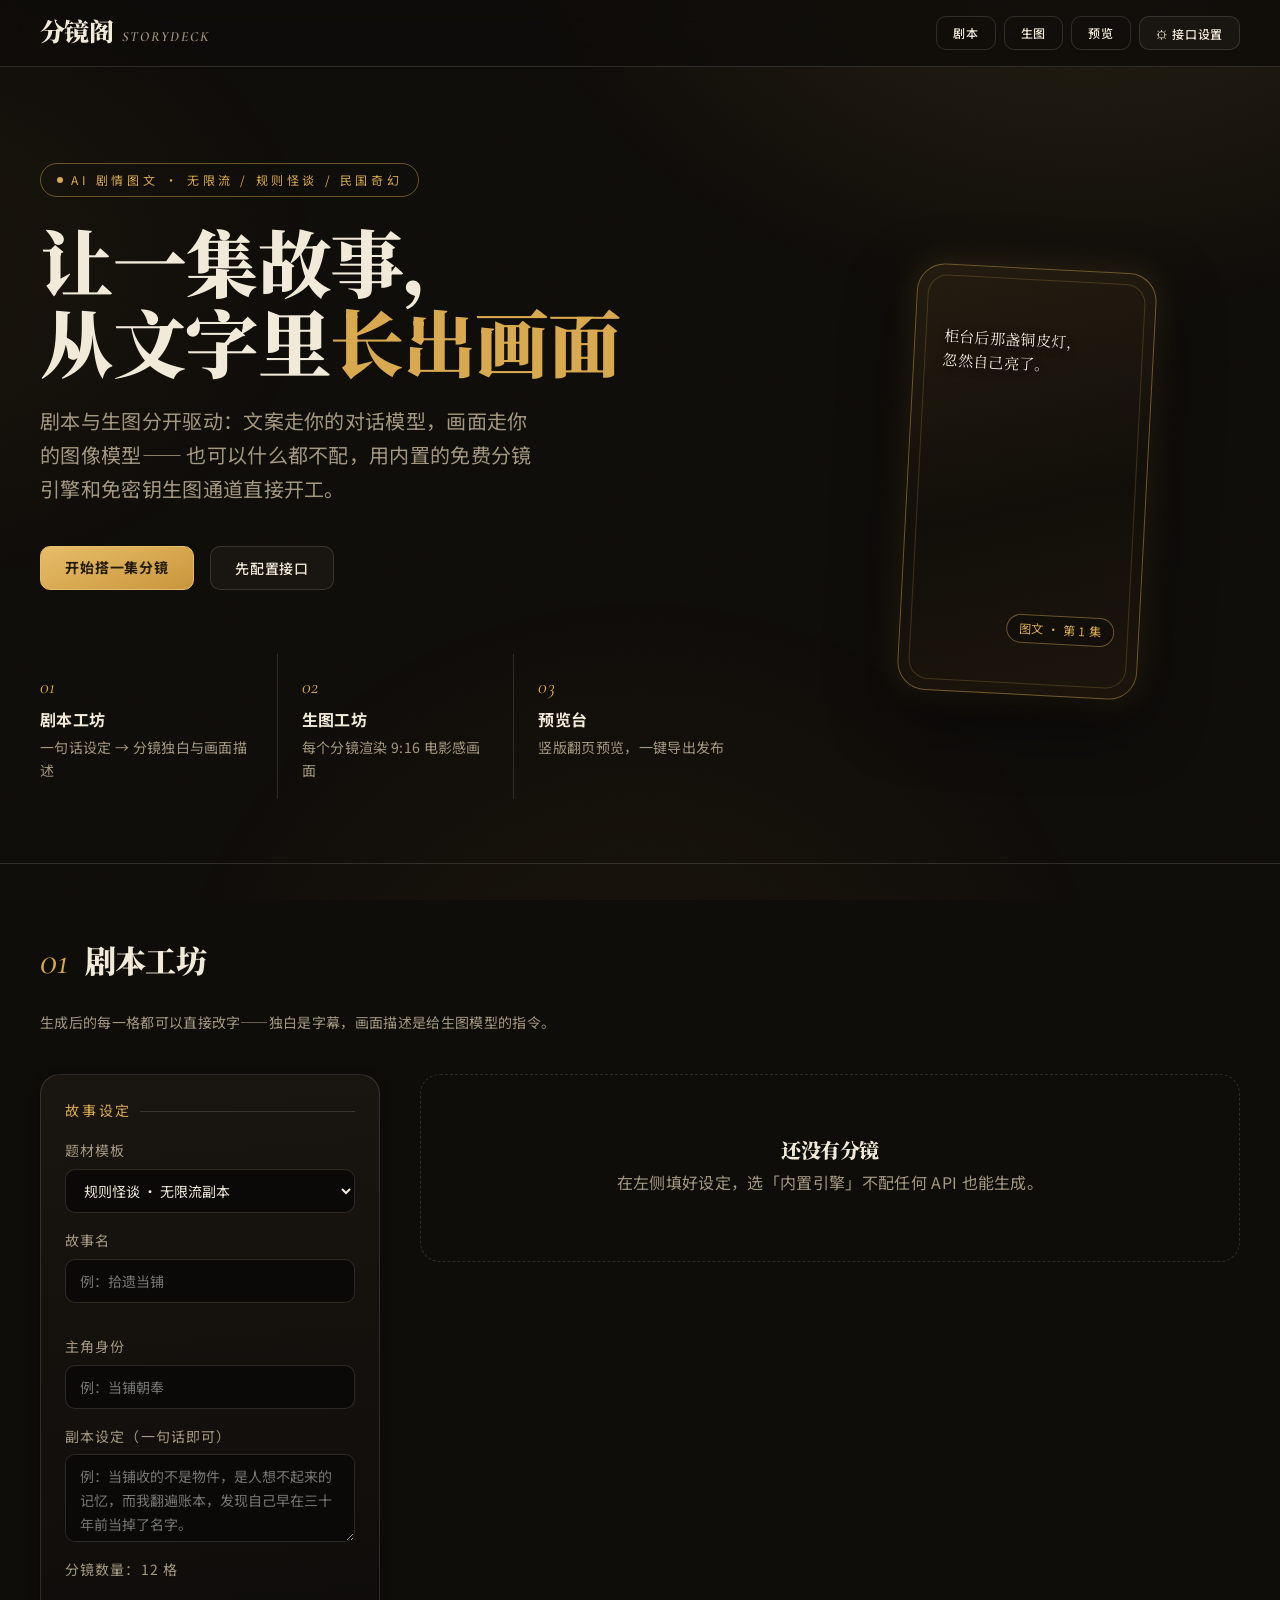
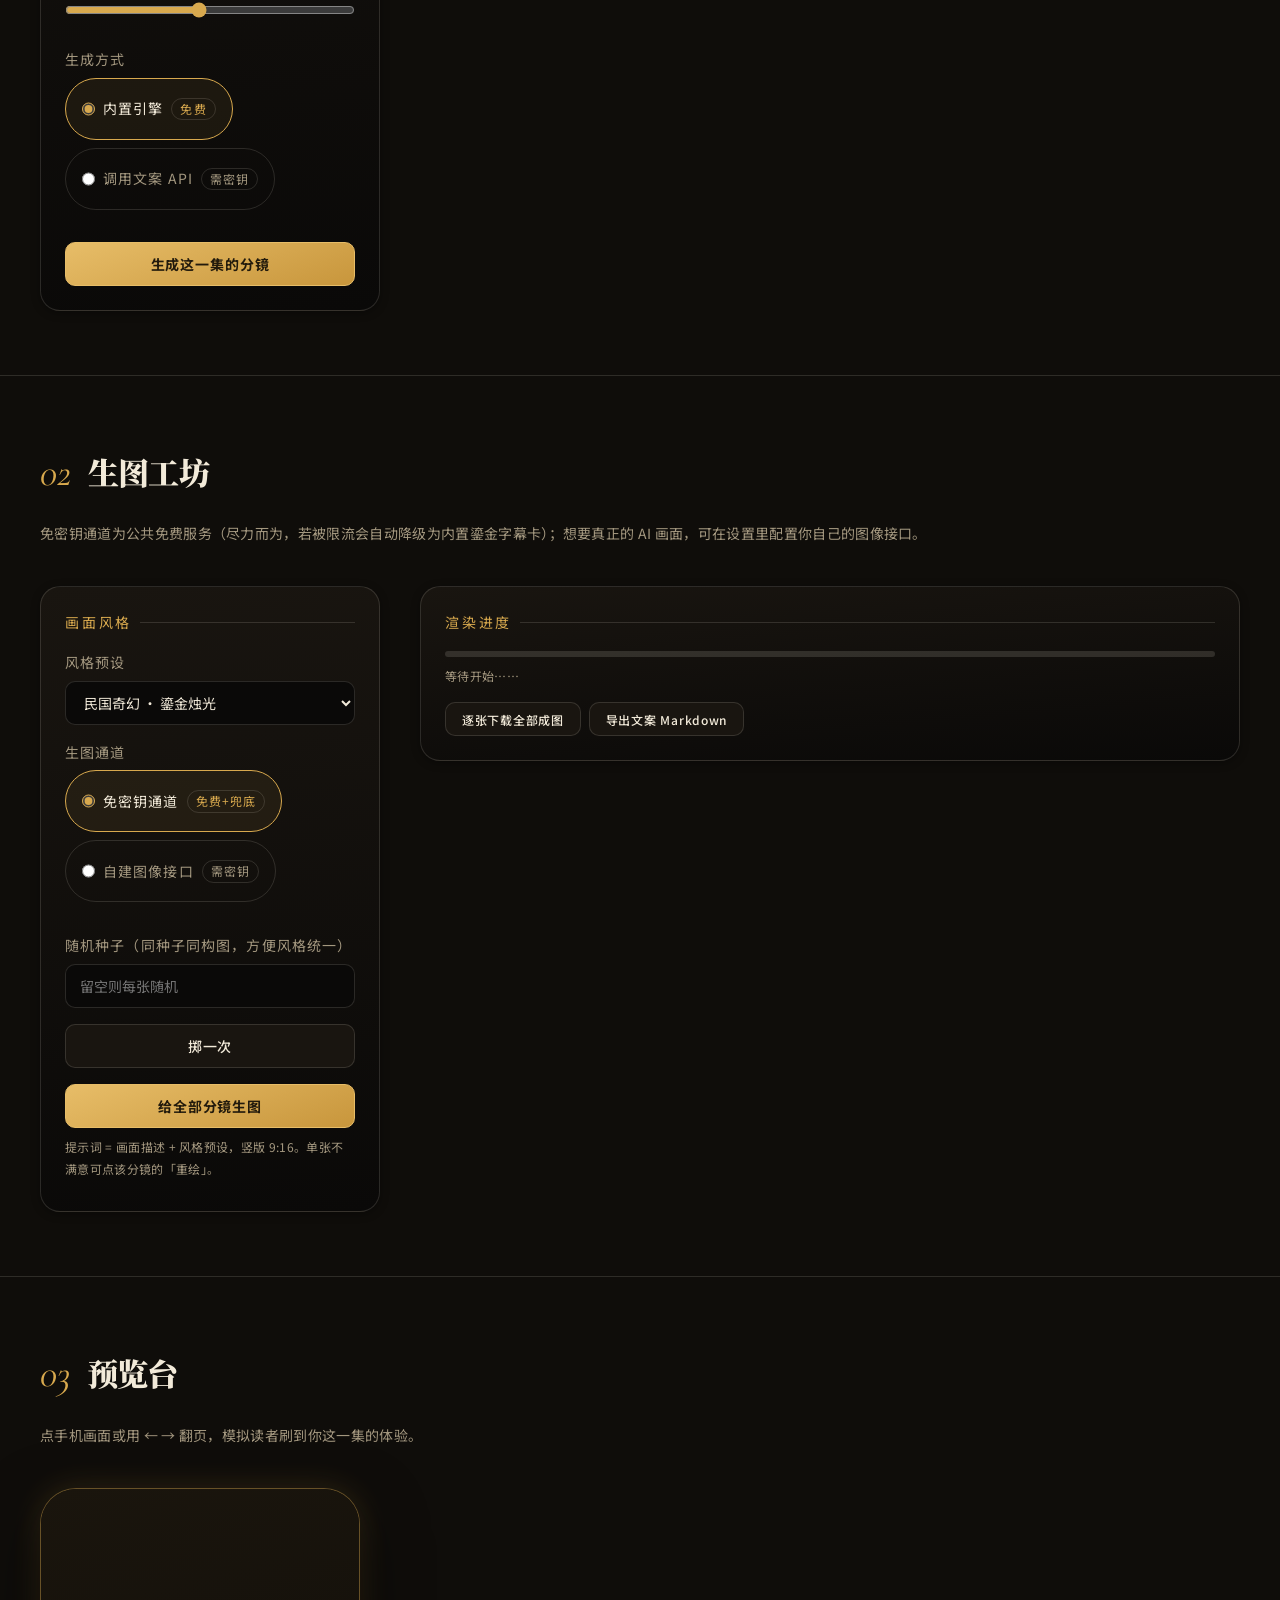
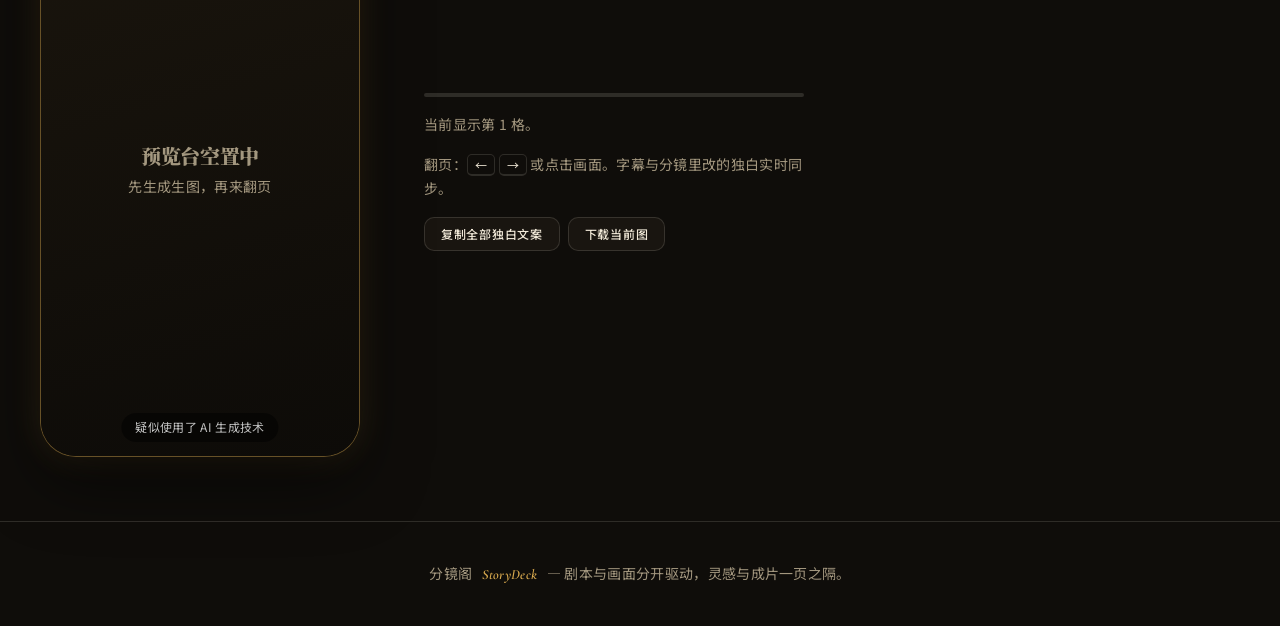
<file: index.html>
<!DOCTYPE html>
<html lang="zh-CN">
<head>
  <meta charset="UTF-8" />
  <meta name="viewport" content="width=device-width, initial-scale=1.0" />
  <title>分镜阁 StoryDeck · AI 剧情图文工作台</title>
  <meta name="description" content="把一个故事灵感拆成分镜文案，再用 AI 生成长图，像刷抖音一样预览你的剧情图文。" />
  <link rel="preconnect" href="https://fonts.googleapis.com" />
  <link rel="preconnect" href="https://fonts.gstatic.com" crossorigin />
  <link href="https://fonts.googleapis.com/css2?family=Cormorant+Garamond:ital,wght@1,600&family=Noto+Sans+SC:wght@400;500;700&family=Noto+Serif+SC:wght@600;900&display=swap" rel="stylesheet" />
  <link rel="stylesheet" href="styles/tokens.css" />
  <link rel="stylesheet" href="styles/base.css" />
  <link rel="stylesheet" href="styles/components.css" />
  <link rel="icon" href="data:image/svg+xml,%3Csvg xmlns='http://www.w3.org/2000/svg' viewBox='0 0 32 32'%3E%3Crect width='32' height='32' rx='7' fill='%230f0d0a'/%3E%3Ctext x='16' y='23' font-size='18' text-anchor='middle' fill='%23d8a94e' font-family='serif'%3E阁%3C/text%3E%3C/svg%3E" />
</head>
<body>

  <!-- ================= 页头 ================= -->
  <header class="site-header">
    <div class="brand">
      <span class="brand-name display">分镜阁</span>
      <span class="brand-en latin">STORYDECK</span>
    </div>
    <nav class="header-actions" aria-label="主导航">
      <a class="btn btn-ghost btn-sm" href="#stage-script">剧本</a>
      <a class="btn btn-ghost btn-sm" href="#stage-image">生图</a>
      <a class="btn btn-ghost btn-sm" href="#stage-preview">预览</a>
      <button class="btn btn-sm" id="btn-open-settings" type="button">⚙ 接口设置</button>
    </nav>
  </header>

  <main>
    <!-- ================= 首屏 ================= -->
    <section class="hero">
      <div>
        <span class="hero-kicker reveal">AI 剧情图文 · 无限流 / 规则怪谈 / 民国奇幻</span>
        <h1 class="reveal">让一集故事，<br />从文字里<em>长出画面</em></h1>
        <p class="hero-sub reveal">
          剧本与生图分开驱动：文案走你的对话模型，画面走你的图像模型——
          也可以什么都不配，用内置的免费分镜引擎和免密钥生图通道直接开工。
        </p>
        <div class="hero-actions reveal">
          <a class="btn btn-gold" href="#stage-script">开始搭一集分镜</a>
          <button class="btn" id="btn-hero-settings" type="button">先配置接口</button>
        </div>
        <div class="pipeline reveal" aria-label="工作流程">
          <div class="pipeline-step">
            <span class="pipeline-num">01</span>
            <div class="pipeline-title">剧本工坊</div>
            <div class="pipeline-desc">一句话设定 → 分镜独白与画面描述</div>
          </div>
          <div class="pipeline-step">
            <span class="pipeline-num">02</span>
            <div class="pipeline-title">生图工坊</div>
            <div class="pipeline-desc">每个分镜渲染 9:16 电影感画面</div>
          </div>
          <div class="pipeline-step">
            <span class="pipeline-num">03</span>
            <div class="pipeline-title">预览台</div>
            <div class="pipeline-desc">竖版翻页预览，一键导出发布</div>
          </div>
        </div>
      </div>
      <div class="hero-visual reveal" aria-hidden="true">
        <div class="phone-mini">
          <div class="mini-glow"></div>
          <div class="frame-line"></div>
          <p class="mini-caption">柜台后那盏铜皮灯，<br />忽然自己亮了。</p>
          <span class="mini-badge">图文 · 第 1 集</span>
        </div>
      </div>
    </section>

    <!-- ================= 01 剧本工坊 ================= -->
    <section class="stage" id="stage-script">
      <div class="stage-head">
        <span class="stage-index" aria-hidden="true">01</span>
        <h2 class="stage-title">剧本工坊</h2>
        <span class="stage-hint">生成后的每一格都可以直接改字——独白是字幕，画面描述是给生图模型的指令。</span>
      </div>
      <div class="workbench">
        <form class="panel" id="script-form">
          <div class="panel-title">故事设定</div>
          <div class="field">
            <label for="f-genre">题材模板</label>
            <select id="f-genre">
              <option value="guize">规则怪谈 · 无限流副本</option>
              <option value="minguo">民国奇幻 · 深夜当铺</option>
              <option value="fuchou">悬疑复仇 · 逆袭爽文</option>
            </select>
          </div>
          <div class="field-row">
            <div class="field">
              <label for="f-title">故事名</label>
              <input id="f-title" type="text" placeholder="例：拾遗当铺" maxlength="12" />
            </div>
            <div class="field">
              <label for="f-role">主角身份</label>
              <input id="f-role" type="text" placeholder="例：当铺朝奉" maxlength="12" />
            </div>
          </div>
          <div class="field">
            <label for="f-premise">副本设定（一句话即可）</label>
            <textarea id="f-premise" placeholder="例：当铺收的不是物件，是人想不起来的记忆，而我翻遍账本，发现自己早在三十年前当掉了名字。"></textarea>
          </div>
          <div class="field">
            <label for="f-count">分镜数量：<output id="f-count-out">12</output> 格</label>
            <input id="f-count" type="range" min="6" max="19" value="12" />
          </div>
          <div class="field">
            <label>生成方式</label>
            <div class="radio-row">
              <label class="radio-chip"><input type="radio" name="script-mode" value="builtin" checked /> 内置引擎 <span class="chip-tag">免费</span></label>
              <label class="radio-chip"><input type="radio" name="script-mode" value="api" /> 调用文案 API <span class="chip-tag">需密钥</span></label>
            </div>
          </div>
          <button class="btn btn-gold" type="submit" id="btn-gen-script" style="width:100%">生成这一集的分镜</button>
        </form>

        <div class="shot-list" id="shot-list">
          <div class="empty-state" id="shot-empty">
            <p class="display">还没有分镜</p>
            <p>在左侧填好设定，选「内置引擎」不配任何 API 也能生成。</p>
          </div>
        </div>
      </div>
    </section>

    <!-- ================= 02 生图工坊 ================= -->
    <section class="stage" id="stage-image">
      <div class="stage-head">
        <span class="stage-index" aria-hidden="true">02</span>
        <h2 class="stage-title">生图工坊</h2>
        <span class="stage-hint">免密钥通道为公共免费服务（尽力而为，若被限流会自动降级为内置鎏金字幕卡）；想要真正的 AI 画面，可在设置里配置你自己的图像接口。</span>
      </div>
      <div class="workbench">
        <form class="panel" id="image-form">
          <div class="panel-title">画面风格</div>
          <div class="field">
            <label for="f-style">风格预设</label>
            <select id="f-style">
              <option value="minguo-fantasy">民国奇幻 · 鎏金烛光</option>
              <option value="cinematic">电影写实 · 冷调悬疑</option>
              <option value="noir">暗黑惊悚 · 高对比</option>
              <option value="guofeng">国风志怪 · 水墨幻境</option>
            </select>
          </div>
          <div class="field">
            <label>生图通道</label>
            <div class="radio-row">
              <label class="radio-chip"><input type="radio" name="image-mode" value="free" checked /> 免密钥通道 <span class="chip-tag">免费+兜底</span></label>
              <label class="radio-chip"><input type="radio" name="image-mode" value="custom" /> 自建图像接口 <span class="chip-tag">需密钥</span></label>
            </div>
          </div>
          <div class="field">
            <label for="f-seed">随机种子（同种子同构图，方便风格统一）</label>
            <div class="field-row">
              <input id="f-seed" type="number" min="0" max="999999" placeholder="留空则每张随机" />
              <button class="btn" type="button" id="btn-roll-seed">掷一次</button>
            </div>
          </div>
          <button class="btn btn-gold" type="submit" id="btn-gen-images" style="width:100%">给全部分镜生图</button>
          <p class="api-note">提示词 = 画面描述 + 风格预设，竖版 9:16。单张不满意可点该分镜的「重绘」。</p>
        </form>

        <div class="panel">
          <div class="panel-title">渲染进度</div>
          <div class="field" style="margin-bottom:0">
            <div class="progress-track" style="height:6px;border-radius:999px;background:var(--color-border);overflow:hidden">
              <div class="progress-fill" id="img-progress" style="height:100%;width:0;background:linear-gradient(90deg,#c8963c,#f0c46a);transition:width var(--dur-base) var(--ease-out)"></div>
            </div>
          </div>
          <p class="api-note" id="img-progress-text">等待开始……</p>
          <div class="shot-foot" style="margin-top:var(--space-3)">
            <button class="btn btn-sm" type="button" id="btn-download-all">逐张下载全部成图</button>
            <button class="btn btn-sm" type="button" id="btn-export-md">导出文案 Markdown</button>
          </div>
        </div>
      </div>
    </section>

    <!-- ================= 03 预览台 ================= -->
    <section class="stage" id="stage-preview">
      <div class="stage-head">
        <span class="stage-index" aria-hidden="true">03</span>
        <h2 class="stage-title">预览台</h2>
        <span class="stage-hint">点手机画面或用 ← → 翻页，模拟读者刷到你这一集的体验。</span>
      </div>
      <div class="preview-bench">
        <div class="phone-frame" id="phone-frame" role="button" tabindex="0" aria-label="预览画面，点击翻页">
          <div class="pf-placeholder" id="pf-placeholder">
            <span class="display" style="font-size:var(--text-lg)">预览台空置中</span>
            <span>先生成生图，再来翻页</span>
          </div>
          <img id="pf-img" alt="分镜预览" hidden />
          <p class="phone-caption" id="pf-caption"></p>
          <span class="phone-page" id="pf-page" hidden>1 / 1</span>
          <span class="phone-ai-badge">疑似使用了 AI 生成技术</span>
        </div>
        <div class="preview-side">
          <div class="progress-track"><div class="progress-fill" id="preview-progress"></div></div>
          <p class="preview-tip" id="preview-tip">当前显示第 1 格。</p>
          <p class="preview-tip">翻页：<span class="kbd">←</span> <span class="kbd">→</span> 或点击画面。字幕与分镜里改的独白实时同步。</p>
          <div class="shot-foot">
            <button class="btn btn-sm" type="button" id="btn-copy-captions">复制全部独白文案</button>
            <button class="btn btn-sm" type="button" id="btn-download-current">下载当前图</button>
          </div>
        </div>
      </div>
    </section>
  </main>

  <!-- ================= 设置弹层 ================= -->
  <dialog class="settings-dialog" id="settings-dialog" aria-labelledby="settings-title">
    <div class="dialog-head">
      <h2 id="settings-title">接口设置</h2>
      <button class="btn btn-sm btn-ghost" type="button" id="btn-close-settings">关闭 ✕</button>
    </div>

    <fieldset class="api-group">
      <legend>文案 API · 对话模型</legend>
      <p class="api-note">任何 OpenAI 兼容接口均可（DeepSeek / 硅基流动 / 智谱等）。密钥只保存在你浏览器的 localStorage，不会上传。</p>
      <div class="field-row">
        <div class="field">
          <label for="s-text-url">接口地址 Base URL</label>
          <input id="s-text-url" type="url" placeholder="https://api.deepseek.com/v1" />
        </div>
        <div class="field">
          <label for="s-text-model">模型名</label>
          <input id="s-text-model" type="text" placeholder="deepseek-chat" />
        </div>
      </div>
      <div class="field">
        <label for="s-text-key">API Key</label>
        <input id="s-text-key" type="password" placeholder="sk-…" autocomplete="off" />
      </div>
    </fieldset>

    <fieldset class="api-group">
      <legend>生图 API · 图像模型</legend>
      <div class="radio-row">
        <label class="radio-chip"><input type="radio" name="img-provider" value="free" checked /> 免密钥通道 <span class="chip-tag">Pollinations</span></label>
        <label class="radio-chip"><input type="radio" name="img-provider" value="custom" /> 自建 OpenAI 兼容接口</label>
      </div>
      <div id="custom-img-fields">
        <div class="field-row">
          <div class="field">
            <label for="s-img-url">接口地址 Base URL</label>
            <input id="s-img-url" type="url" placeholder="https://api.siliconflow.cn/v1" />
          </div>
          <div class="field">
            <label for="s-img-model">模型名</label>
            <input id="s-img-model" type="text" placeholder="Kwai-Kolors/Kolors" />
          </div>
        </div>
        <div class="field">
          <label for="s-img-key">API Key</label>
          <input id="s-img-key" type="password" placeholder="sk-…" autocomplete="off" />
        </div>
        <p class="api-note">注意：自建接口需允许浏览器跨域（CORS），否则请求会被拦截。</p>
      </div>
    </fieldset>

    <div class="dialog-foot">
      <button class="btn" type="button" id="btn-clear-settings">清空配置</button>
      <button class="btn btn-gold" type="button" id="btn-save-settings">保存设置</button>
    </div>
  </dialog>

  <div class="toast-wrap" id="toast-wrap" aria-live="polite"></div>

  <footer class="site-footer">
    <p>分镜阁 <span class="latin">StoryDeck</span> — 剧本与画面分开驱动，灵感与成片一页之隔。</p>
  </footer>

  <script src="scripts/main.js"></script>
</body>
</html>
</file>
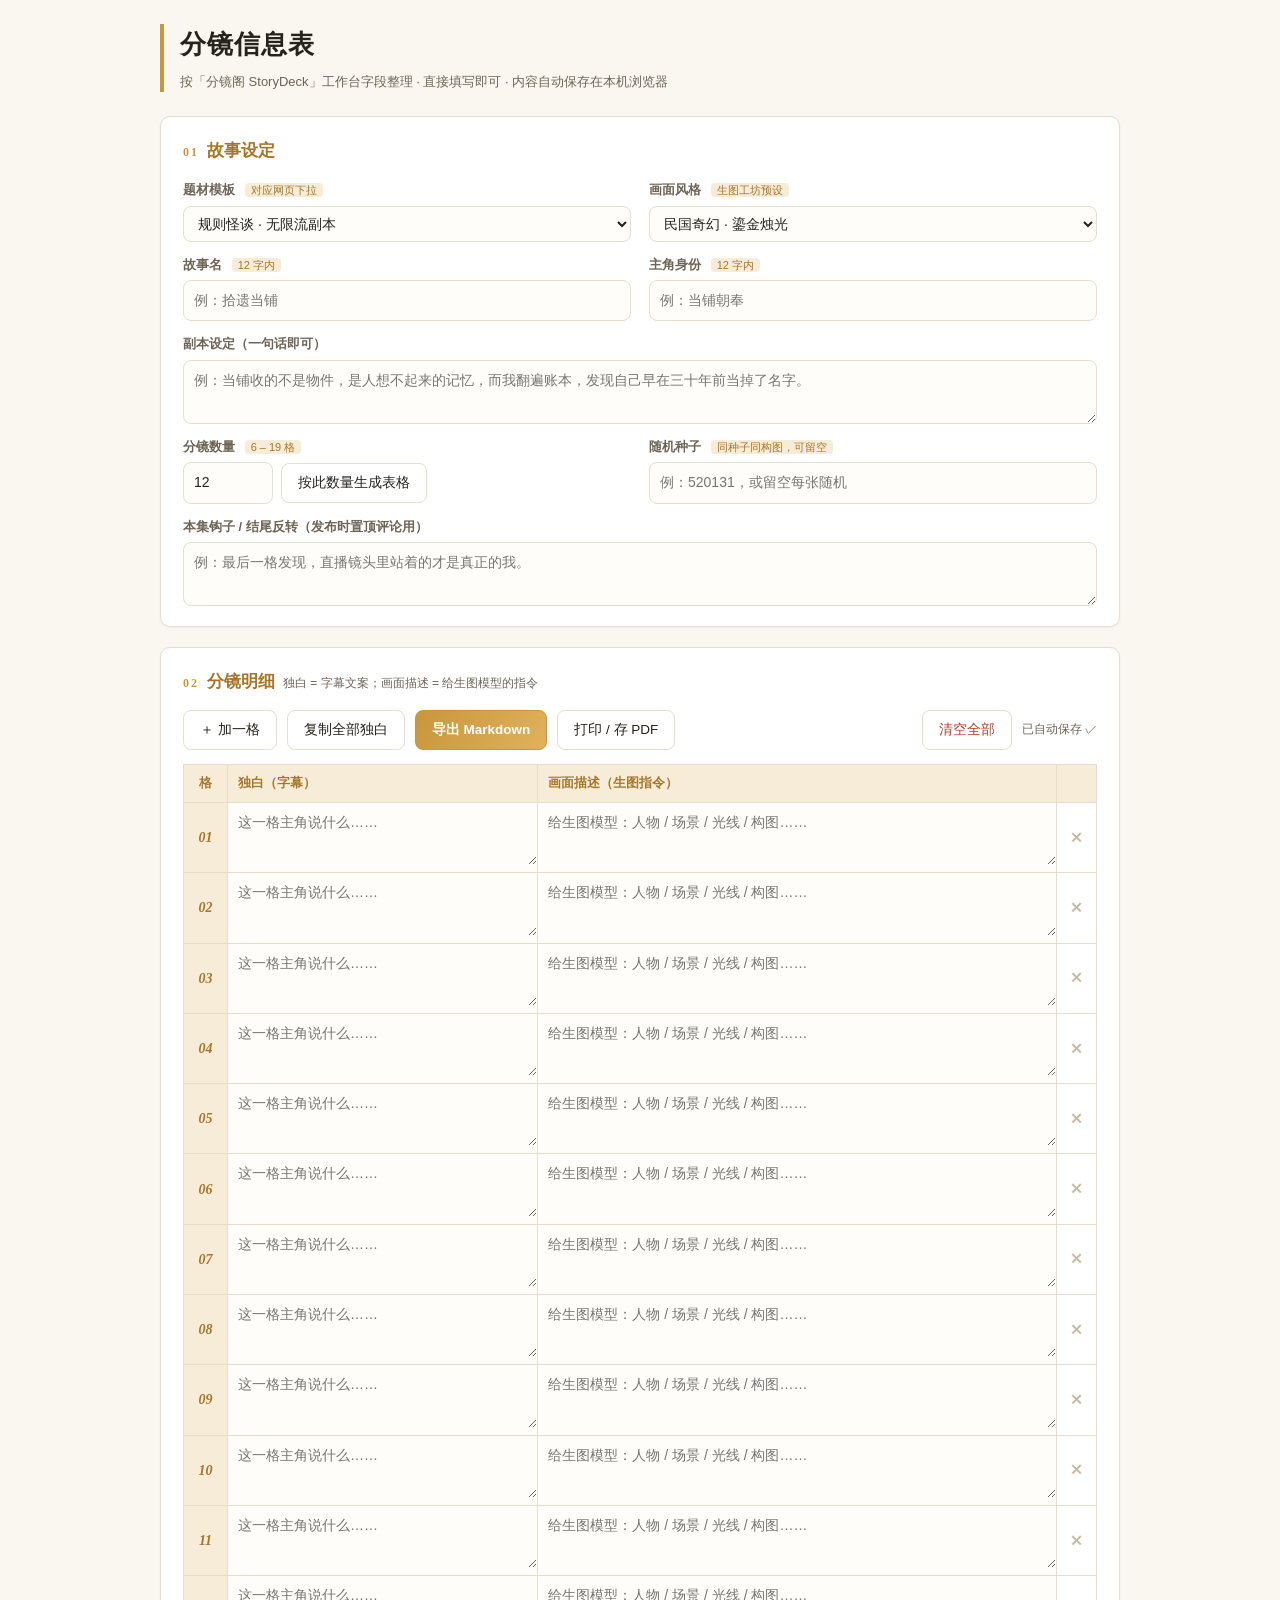
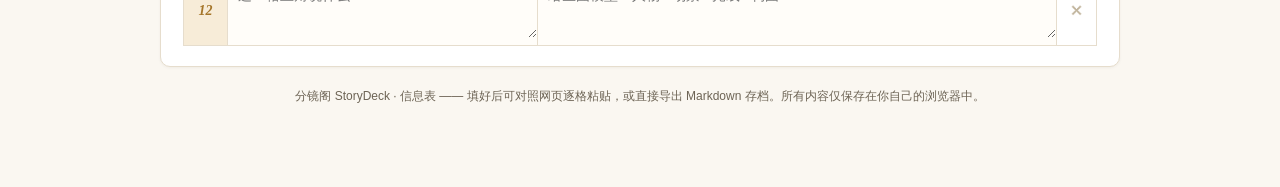
<file: info-sheet.html>
<!DOCTYPE html>
<html lang="zh-CN">
<head>
  <meta charset="UTF-8" />
  <meta name="viewport" content="width=device-width, initial-scale=1.0" />
  <title>分镜信息表 · 分镜阁 StoryDeck</title>
  <meta name="description" content="按分镜阁工作台字段整理的可填写信息表：填好故事设定与每格分镜，可导出 Markdown 直接使用。" />
  <style>
    :root {
      --bg: #faf7f1;
      --surface: #ffffff;
      --ink: #26221c;
      --ink-soft: #6d6455;
      --line: #e6ddcd;
      --gold: #c8963c;
      --gold-deep: #a5762a;
      --gold-soft: #f7ecd8;
      --danger: #b0402f;
      --radius: 10px;
    }
    * { box-sizing: border-box; margin: 0; padding: 0; }
    body {
      font-family: "Noto Sans SC", "Microsoft YaHei", sans-serif;
      background: var(--bg);
      color: var(--ink);
      line-height: 1.65;
      padding: 24px 16px 80px;
    }
    .wrap { max-width: 960px; margin: 0 auto; }
    header.sheet-head {
      border-left: 4px solid var(--gold);
      padding-left: 16px;
      margin-bottom: 24px;
    }
    header.sheet-head h1 {
      font-family: "Noto Serif SC", serif;
      font-size: 26px;
      letter-spacing: 1px;
    }
    header.sheet-head p { color: var(--ink-soft); font-size: 13px; margin-top: 4px; }

    section.card {
      background: var(--surface);
      border: 1px solid var(--line);
      border-radius: var(--radius);
      padding: 20px 22px;
      margin-bottom: 20px;
      box-shadow: 0 1px 3px rgba(60, 45, 20, 0.05);
    }
    section.card > h2 {
      font-family: "Noto Serif SC", serif;
      font-size: 17px;
      color: var(--gold-deep);
      margin-bottom: 14px;
      display: flex;
      align-items: baseline;
      gap: 8px;
    }
    section.card > h2 .num {
      font-size: 12px;
      color: var(--gold);
      letter-spacing: 2px;
    }

    .grid { display: grid; grid-template-columns: repeat(2, 1fr); gap: 12px 18px; }
    .field { display: flex; flex-direction: column; gap: 5px; }
    .field.full { grid-column: 1 / -1; }
    .field label { font-size: 13px; font-weight: 600; color: var(--ink-soft); }
    .field label .tag {
      font-weight: 400; font-size: 11px; color: var(--gold-deep);
      background: var(--gold-soft); border-radius: 4px; padding: 1px 6px; margin-left: 6px;
    }
    input[type="text"], input[type="number"], select, textarea {
      font: inherit; font-size: 14px;
      border: 1px solid var(--line); border-radius: 8px;
      padding: 8px 10px; background: #fffdf9; color: var(--ink);
      width: 100%;
    }
    input:focus, select:focus, textarea:focus {
      outline: 2px solid var(--gold); outline-offset: 1px; border-color: var(--gold);
    }
    textarea { resize: vertical; min-height: 64px; }

    /* 分镜表 */
    .shot-table { width: 100%; border-collapse: collapse; font-size: 14px; }
    .shot-table th {
      background: var(--gold-soft); color: var(--gold-deep);
      font-size: 12.5px; font-weight: 700; text-align: left;
      padding: 8px 10px; border: 1px solid var(--line); white-space: nowrap;
    }
    .shot-table td { border: 1px solid var(--line); padding: 0; vertical-align: top; background: #fffdf9; }
    .shot-table td.idx {
      text-align: center; vertical-align: middle;
      font-family: Georgia, serif; font-style: italic; font-weight: 700;
      color: var(--gold-deep); background: var(--gold-soft); width: 44px; font-size: 14px;
    }
    .shot-table textarea {
      border: none; border-radius: 0; background: transparent;
      min-height: 58px; padding: 8px 10px;
    }
    .shot-table textarea:focus { outline: 2px solid var(--gold); outline-offset: -2px; }
    .shot-table td.op { width: 40px; text-align: center; vertical-align: middle; background: transparent; }
    .shot-table td.op button {
      border: none; background: none; color: #c0b49c; cursor: pointer;
      font-size: 14px; padding: 6px; border-radius: 6px;
    }
    .shot-table td.op button:hover { color: var(--danger); background: #f7e8e4; }

    /* 工具条 */
    .toolbar {
      display: flex; flex-wrap: wrap; gap: 10px; align-items: center;
      margin: 4px 0 14px;
    }
    .toolbar .spacer { flex: 1; }
    .btn {
      font: inherit; font-size: 13.5px; cursor: pointer;
      border: 1px solid var(--line); background: #fff; color: var(--ink);
      border-radius: 8px; padding: 8px 16px;
    }
    .btn:hover { border-color: var(--gold); color: var(--gold-deep); }
    .btn-gold {
      background: linear-gradient(120deg, var(--gold), #e0b25c);
      border-color: var(--gold); color: #fff; font-weight: 600;
    }
    .btn-gold:hover { color: #fff; filter: brightness(1.05); }
    .btn-danger { color: var(--danger); }
    .btn-danger:hover { border-color: var(--danger); color: var(--danger); }
    #save-state { font-size: 12px; color: var(--ink-soft); }
    .count-input { display: flex; align-items: center; gap: 8px; }
    .count-input input { width: 90px; }

    footer.note { font-size: 12px; color: var(--ink-soft); text-align: center; margin-top: 8px; }

    @media (max-width: 640px) {
      .grid { grid-template-columns: 1fr; }
    }
    @media print {
      body { background: #fff; padding: 0; }
      .toolbar, .shot-table td.op button { display: none; }
      section.card { box-shadow: none; break-inside: avoid; }
      .shot-table textarea { min-height: 80px; }
    }
  </style>
</head>
<body>
  <div class="wrap">

    <header class="sheet-head">
      <h1>分镜信息表</h1>
      <p>按「分镜阁 StoryDeck」工作台字段整理 · 直接填写即可 · 内容自动保存在本机浏览器</p>
    </header>

    <!-- ============ 01 故事设定 ============ -->
    <section class="card">
      <h2><span class="num">01</span>故事设定</h2>
      <div class="grid">
        <div class="field">
          <label for="i-genre">题材模板 <span class="tag">对应网页下拉</span></label>
          <select id="i-genre">
            <option>规则怪谈 · 无限流副本</option>
            <option>民国奇幻 · 深夜当铺</option>
            <option>悬疑复仇 · 逆袭爽文</option>
            <option>自定义题材</option>
          </select>
        </div>
        <div class="field">
          <label for="i-style">画面风格 <span class="tag">生图工坊预设</span></label>
          <select id="i-style">
            <option>民国奇幻 · 鎏金烛光</option>
            <option>电影写实 · 冷调悬疑</option>
            <option>暗黑惊悚 · 高对比</option>
            <option>国风志怪 · 水墨幻境</option>
          </select>
        </div>
        <div class="field">
          <label for="i-title">故事名 <span class="tag">12 字内</span></label>
          <input id="i-title" type="text" maxlength="12" placeholder="例：拾遗当铺" />
        </div>
        <div class="field">
          <label for="i-role">主角身份 <span class="tag">12 字内</span></label>
          <input id="i-role" type="text" maxlength="12" placeholder="例：当铺朝奉" />
        </div>
        <div class="field full">
          <label for="i-premise">副本设定（一句话即可）</label>
          <textarea id="i-premise" placeholder="例：当铺收的不是物件，是人想不起来的记忆，而我翻遍账本，发现自己早在三十年前当掉了名字。"></textarea>
        </div>
        <div class="field">
          <label for="i-count">分镜数量 <span class="tag">6 – 19 格</span></label>
          <div class="count-input">
            <input id="i-count" type="number" min="6" max="19" value="12" />
            <button class="btn" type="button" id="btn-apply-count">按此数量生成表格</button>
          </div>
        </div>
        <div class="field">
          <label for="i-seed">随机种子 <span class="tag">同种子同构图，可留空</span></label>
          <input id="i-seed" type="text" inputmode="numeric" placeholder="例：520131，或留空每张随机" />
        </div>
        <div class="field full">
          <label for="i-hook">本集钩子 / 结尾反转（发布时置顶评论用）</label>
          <textarea id="i-hook" placeholder="例：最后一格发现，直播镜头里站着的才是真正的我。"></textarea>
        </div>
      </div>
    </section>

    <!-- ============ 02 分镜明细 ============ -->
    <section class="card">
      <h2><span class="num">02</span>分镜明细 <span style="font-size:12px;color:var(--ink-soft);font-family:'Noto Sans SC',sans-serif;font-weight:400">独白 = 字幕文案；画面描述 = 给生图模型的指令</span></h2>
      <div class="toolbar">
        <button class="btn" type="button" id="btn-add-row">＋ 加一格</button>
        <button class="btn" type="button" id="btn-copy-lines">复制全部独白</button>
        <button class="btn btn-gold" type="button" id="btn-export-md">导出 Markdown</button>
        <button class="btn" type="button" id="btn-print">打印 / 存 PDF</button>
        <span class="spacer"></span>
        <button class="btn btn-danger" type="button" id="btn-clear">清空全部</button>
        <span id="save-state">已自动保存</span>
      </div>
      <table class="shot-table" id="shot-table">
        <thead>
          <tr>
            <th style="width:44px;text-align:center">格</th>
            <th style="width:34%">独白（字幕）</th>
            <th>画面描述（生图指令）</th>
            <th style="width:40px"></th>
          </tr>
        </thead>
        <tbody id="shot-body"></tbody>
      </table>
    </section>

    <footer class="note">分镜阁 StoryDeck · 信息表 —— 填好后可对照网页逐格粘贴，或直接导出 Markdown 存档。所有内容仅保存在你自己的浏览器中。</footer>
  </div>

  <script>
    const STORE_KEY = "storydeck-info-sheet";
    const $ = (id) => document.getElementById(id);
    const shotBody = $("shot-body");
    const pad2 = (n) => String(n).padStart(2, "0");

    function makeRow(i) {
      const tr = document.createElement("tr");
      tr.innerHTML =
        `<td class="idx">${pad2(i)}</td>` +
        `<td><textarea data-k="line" placeholder="这一格主角说什么……"></textarea></td>` +
        `<td><textarea data-k="visual" placeholder="给生图模型：人物 / 场景 / 光线 / 构图……"></textarea></td>` +
        `<td class="op"><button type="button" title="删除此格">✕</button></td>`;
      tr.querySelector("button").addEventListener("click", () => {
        if (shotBody.children.length <= 6) { alert("最少保留 6 格"); return; }
        tr.remove(); renumber(); save();
      });
      tr.querySelectorAll("textarea").forEach((t) => t.addEventListener("input", save));
      return tr;
    }

    function renumber() {
      [...shotBody.children].forEach((tr, i) => { tr.querySelector(".idx").textContent = pad2(i + 1); });
    }

    function buildRows(n) {
      n = Math.min(19, Math.max(6, parseInt(n, 10) || 12));
      while (shotBody.children.length < n) shotBody.appendChild(makeRow(shotBody.children.length + 1));
      while (shotBody.children.length > n) shotBody.lastChild.remove();
      renumber();
    }

    function collect() {
      const data = {
        meta: {},
        shots: [...shotBody.children].map((tr) => {
          const t = tr.querySelectorAll("textarea");
          return { line: t[0].value, visual: t[1].value };
        }),
      };
      ["genre", "style", "title", "role", "premise", "seed", "hook"].forEach((k) => { data.meta[k] = $("i-" + k).value; });
      data.meta.count = shotBody.children.length;
      return data;
    }

    let saveTimer = null;
    function save() {
      clearTimeout(saveTimer);
      $("save-state").textContent = "保存中…";
      saveTimer = setTimeout(() => {
        localStorage.setItem(STORE_KEY, JSON.stringify(collect()));
        $("save-state").textContent = "已自动保存 ✓";
      }, 300);
    }

    function fill(d) {
      Object.entries(d.meta || {}).forEach(([k, v]) => {
        if (k === "count") return;
        const el = $("i-" + k);
        if (el) el.value = v;
      });
      buildRows((d.meta && d.meta.count) || 12);
      (d.shots || []).forEach((s, i) => {
        const tr = shotBody.children[i];
        if (!tr) return;
        const t = tr.querySelectorAll("textarea");
        t[0].value = s.line || ""; t[1].value = s.visual || "";
      });
    }

    /* ---------- 导出 ---------- */
    function toMarkdown() {
      const d = collect();
      const L = [];
      L.push(`# 《${d.meta.title || "未命名"}》分镜信息表`);
      L.push("");
      L.push(`- **题材**：${d.meta.genre}`);
      L.push(`- **主角身份**：${d.meta.role || "—"}`);
      L.push(`- **副本设定**：${d.meta.premise || "—"}`);
      L.push(`- **画面风格**：${d.meta.style}`);
      L.push(`- **随机种子**：${d.meta.seed || "随机"}`);
      L.push(`- **分镜数量**：${d.shots.length} 格`);
      if (d.meta.hook) L.push(`- **结尾钩子**：${d.meta.hook}`);
      L.push("");
      L.push("| 格 | 独白（字幕） | 画面描述（生图指令） |");
      L.push("|----|--------------|----------------------|");
      d.shots.forEach((s, i) => {
        L.push(`| ${pad2(i + 1)} | ${(s.line || "").replace(/\|/g, "/")} | ${(s.visual || "").replace(/\|/g, "/")} |`);
      });
      return L.join("\n");
    }

    function download(name, text) {
      const a = document.createElement("a");
      a.href = URL.createObjectURL(new Blob([text], { type: "text/markdown;charset=utf-8" }));
      a.download = name;
      a.click();
      URL.revokeObjectURL(a.href);
    }

    /* ---------- 事件 ---------- */
    $("btn-apply-count").addEventListener("click", () => { buildRows($("i-count").value); save(); });
    $("btn-add-row").addEventListener("click", () => {
      if (shotBody.children.length >= 19) { alert("最多 19 格"); return; }
      shotBody.appendChild(makeRow(shotBody.children.length + 1));
      renumber(); save();
    });
    $("btn-copy-lines").addEventListener("click", () => {
      const text = collect().shots.map((s, i) => `${pad2(i + 1)} ${s.line}`).filter((t) => t.trim().length > 2).join("\n");
      if (!text) { alert("独白还都是空的"); return; }
      navigator.clipboard.writeText(text).then(() => alert("全部独白已复制到剪贴板"));
    });
    $("btn-export-md").addEventListener("click", () => {
      const title = collect().meta.title || "分镜信息表";
      download(`${title}-分镜信息表.md`, toMarkdown());
    });
    $("btn-print").addEventListener("click", () => window.print());
    $("btn-clear").addEventListener("click", () => {
      if (!confirm("确定清空全部内容？此操作不可撤销。")) return;
      localStorage.removeItem(STORE_KEY);
      document.querySelectorAll("input, textarea").forEach((el) => { el.value = ""; });
      buildRows(12); save();
    });
    ["genre", "style", "title", "role", "premise", "seed", "hook"].forEach((k) => {
      $("i-" + k).addEventListener("input", save);
      $("i-" + k).addEventListener("change", save);
    });

    /* ---------- 启动：恢复上次填写 ---------- */
    (function init() {
      const raw = localStorage.getItem(STORE_KEY);
      if (raw) {
        try { fill(JSON.parse(raw)); } catch (e) { buildRows(12); }
      } else {
        buildRows(12);
      }
      $("save-state").textContent = "已自动保存 ✓";
    })();
  </script>
</body>
</html>
</file>
<file: styles/tokens.css>
/* ============================================================
   分镜阁 StoryDeck — 设计令牌
   方向：暗夜鎏金 · 电影感（民国奇幻 / 规则怪谈题材美学）
   主色 60%：暖炭黑表面  /  辅助 30%：暖象牙文字  /  强调 10%：烛光金
   ============================================================ */
:root {
  /* 颜色 */
  --color-bg: #0f0d0a;
  --color-bg-deep: #0a0908;
  --color-surface: #191510;
  --color-surface-2: #211c14;
  --color-text: #f2ead9;
  --color-muted: #a3977f;
  --color-accent: #d8a94e;
  --color-accent-strong: #f0c46a;
  --color-danger: #e0644a;
  --color-success: #7fbf7a;
  --color-border: rgba(242, 234, 217, 0.14);
  --color-border-strong: rgba(216, 169, 78, 0.45);

  /* 字体 */
  --font-display: "Noto Serif SC", "Cormorant Garamond", serif;
  --font-latin-display: "Cormorant Garamond", serif;
  --font-body: "Noto Sans SC", sans-serif;

  /* 字阶（1.25 模块化） */
  --text-xs: 0.75rem;
  --text-sm: 0.875rem;
  --text-base: 1rem;
  --text-lg: 1.25rem;
  --text-xl: 1.563rem;
  --text-2xl: 1.953rem;
  --text-3xl: 2.441rem;
  --text-4xl: 3.052rem;
  --text-hero: clamp(2.6rem, 6vw, 4.6rem);

  /* 间距 */
  --space-1: 4px;  --space-2: 8px;  --space-3: 16px; --space-4: 24px;
  --space-5: 40px; --space-6: 64px; --space-7: 96px;

  /* 圆角 */
  --radius-sm: 4px; --radius-md: 10px; --radius-lg: 20px;

  /* 阴影（三级，带环境色） */
  --shadow-1: 0 2px 8px rgba(0, 0, 0, 0.35);
  --shadow-2: 0 8px 28px rgba(0, 0, 0, 0.45);
  --shadow-3: 0 24px 64px rgba(0, 0, 0, 0.55);
  --glow-gold: 0 0 32px rgba(216, 169, 78, 0.18);

  /* 动效 */
  --ease-out: cubic-bezier(0.16, 1, 0.3, 1);
  --dur-fast: 160ms; --dur-base: 320ms; --dur-slow: 640ms;
}
</file>
<file: styles/base.css>
/* ============================================================
   分镜阁 StoryDeck — 基础层：重置、排版、氛围、焦点与降级动效
   ============================================================ */
*, *::before, *::after { box-sizing: border-box; margin: 0; padding: 0; }

html { scroll-behavior: smooth; }

body {
  background: var(--color-bg);
  color: var(--color-text);
  font-family: var(--font-body);
  font-size: var(--text-base);
  line-height: 1.7;
  letter-spacing: 0.02em;
  min-height: 100vh;
  -webkit-font-smoothing: antialiased;
}

/* ---- 氛围层：鎏金渐变网格 + 颗粒 ---- */
body::before {
  content: ""; position: fixed; inset: 0; pointer-events: none; z-index: 0;
  background:
    radial-gradient(60rem 42rem at 85% -10%, rgba(216, 169, 78, 0.13), transparent 60%),
    radial-gradient(48rem 36rem at -8% 30%, rgba(120, 84, 30, 0.10), transparent 55%),
    radial-gradient(50rem 50rem at 50% 120%, rgba(60, 40, 16, 0.28), transparent 60%);
}
body::after {
  content: ""; position: fixed; inset: 0; pointer-events: none; z-index: 1; opacity: 0.05;
  background-image: url("data:image/svg+xml,%3Csvg xmlns='http://www.w3.org/2000/svg'%3E%3Cfilter id='n'%3E%3CfeTurbulence type='fractalNoise' baseFrequency='.8'/%3E%3C/filter%3E%3Crect width='100%25' height='100%25' filter='url(%23n)'/%3E%3C/svg%3E");
  mix-blend-mode: overlay;
}

main, header, footer, section { position: relative; z-index: 2; }

/* ---- 排版 ---- */
h1, h2, h3, .display {
  font-family: var(--font-display);
  font-weight: 900;
  letter-spacing: -0.02em;
  line-height: 1.1;
}
.latin { font-family: var(--font-latin-display); font-style: italic; font-weight: 600; }

a { color: var(--color-accent); text-decoration: none; }
a:hover { color: var(--color-accent-strong); }

/* hidden 属性优先级最高（防止组件 display 覆盖） */
[hidden] { display: none !important; }

::selection { background: rgba(216, 169, 78, 0.35); color: var(--color-text); }

/* ---- 焦点可见性 ---- */
:focus-visible {
  outline: 2px solid var(--color-accent);
  outline-offset: 2px;
  border-radius: var(--radius-sm);
}

/* ---- 滚动条 ---- */
::-webkit-scrollbar { width: 10px; height: 10px; }
::-webkit-scrollbar-track { background: var(--color-bg-deep); }
::-webkit-scrollbar-thumb { background: #3a3226; border-radius: 6px; }
::-webkit-scrollbar-thumb:hover { background: #4c4232; }

/* ---- 编排入场序列（错峰 reveal） ---- */
.reveal { opacity: 0; transform: translateY(24px); }
.reveal.in {
  opacity: 1; transform: none;
  transition: opacity var(--dur-base) var(--ease-out), transform var(--dur-base) var(--ease-out);
}

@media (prefers-reduced-motion: reduce) {
  html { scroll-behavior: auto; }
  .reveal { opacity: 1; transform: none; transition: none; }
  *, *::before, *::after { animation: none !important; transition: none !important; }
}
</file>
<file: styles/components.css>
/* ============================================================
   分镜阁 StoryDeck — 组件层
   ============================================================ */

/* ---------- 页头 ---------- */
.site-header {
  display: flex; align-items: center; justify-content: space-between;
  padding: var(--space-3) var(--space-5);
  border-bottom: 1px solid var(--color-border);
  position: sticky; top: 0; z-index: 50;
  background: rgba(15, 13, 10, 0.82);
  backdrop-filter: blur(12px);
}
.brand { display: flex; align-items: baseline; gap: var(--space-2); white-space: nowrap; }
.brand-name { font-size: var(--text-xl); color: var(--color-text); }
.brand-en { font-size: var(--text-sm); color: var(--color-muted); letter-spacing: 0.14em; }
.header-actions { display: flex; gap: var(--space-2); align-items: center; }

/* ---------- 按钮 ---------- */
.btn {
  display: inline-flex; align-items: center; justify-content: center; gap: var(--space-2);
  min-height: 44px; padding: 0 var(--space-4);
  font-family: var(--font-body); font-size: var(--text-sm); font-weight: 500;
  letter-spacing: 0.06em;
  white-space: nowrap; /* 防止窄屏下按钮文字被压成两行 */
  border-radius: var(--radius-md); border: 1px solid var(--color-border);
  background: var(--color-surface); color: var(--color-text);
  cursor: pointer;
  transition: background var(--dur-fast) ease-out, border-color var(--dur-fast) ease-out,
              transform var(--dur-fast) ease-out, box-shadow var(--dur-fast) ease-out;
}
.btn:hover { background: var(--color-surface-2); border-color: var(--color-border-strong); }
.btn:active { transform: translateY(1px); }
.btn:disabled { opacity: 0.45; cursor: not-allowed; transform: none; }

.btn-gold {
  background: linear-gradient(160deg, #e7bd68, #c8963c);
  border-color: #e7bd68; color: #221a0c; font-weight: 700;
}
.btn-gold:hover { background: linear-gradient(160deg, #f0c46a, #d8a94e); box-shadow: var(--glow-gold); }
.btn-gold:disabled { background: #6b5730; border-color: #6b5730; color: #221a0c; }

.btn-ghost { background: transparent; }
.btn-ghost:hover { background: rgba(216, 169, 78, 0.08); }
.btn-sm { min-height: 34px; padding: 0 var(--space-3); font-size: var(--text-xs); }

/* ---------- 首屏 ---------- */
.hero {
  display: grid; grid-template-columns: 1.25fr 0.75fr; gap: var(--space-6);
  align-items: center;
  max-width: 1280px; margin: 0 auto;
  padding: var(--space-7) var(--space-5) var(--space-6);
}
.hero-kicker {
  display: inline-flex; align-items: center; gap: var(--space-2);
  font-size: var(--text-xs); letter-spacing: 0.3em; color: var(--color-accent);
  border: 1px solid var(--color-border-strong); border-radius: 999px;
  padding: 6px 16px; margin-bottom: var(--space-4);
}
.hero-kicker::before { content: ""; width: 6px; height: 6px; border-radius: 50%; background: var(--color-accent); }
.hero h1 { font-size: var(--text-hero); line-height: 1.08; }
.hero h1 em { font-style: normal; color: var(--color-accent); }
.hero-sub { margin-top: var(--space-4); max-width: 46ch; color: var(--color-muted); font-size: var(--text-lg); }
.hero-actions { display: flex; gap: var(--space-3); margin-top: var(--space-5); flex-wrap: wrap; }

/* 流程带：剧本 → 生图 → 成片 */
.pipeline { display: flex; align-items: stretch; gap: 0; margin-top: var(--space-6); flex-wrap: wrap; }
.pipeline-step {
  flex: 1 1 180px; padding: var(--space-3) var(--space-4);
  border-left: 1px solid var(--color-border);
  position: relative;
}
.pipeline-step:first-child { border-left: none; padding-left: 0; }
.pipeline-num { font-family: var(--font-latin-display); font-style: italic; font-size: var(--text-lg); color: var(--color-accent); }
.pipeline-title { font-weight: 700; margin: 2px 0; }
.pipeline-desc { font-size: var(--text-sm); color: var(--color-muted); }

/* 首屏右侧：静态手机示意 */
.hero-visual { display: flex; justify-content: center; }
.phone-mini {
  width: 240px; aspect-ratio: 9 / 16; border-radius: 28px;
  border: 1px solid var(--color-border-strong);
  box-shadow: var(--shadow-3), var(--glow-gold);
  background: linear-gradient(165deg, #241c10 0%, #120f0a 55%, #1c150c 100%);
  position: relative; overflow: hidden;
  transform: rotate(3deg);
}
.phone-mini .frame-line {
  position: absolute; inset: 10px; border: 1px solid rgba(216, 169, 78, 0.22); border-radius: 20px;
}
.phone-mini .mini-caption {
  position: absolute; top: 14%; left: 12%; right: 12%;
  font-family: var(--font-display); font-size: 15px; line-height: 1.6;
  text-shadow: 0 2px 8px rgba(0,0,0,.9);
}
.phone-mini .mini-badge {
  position: absolute; bottom: 12%; right: 10%;
  font-size: var(--text-xs); color: var(--color-accent);
  border: 1px solid var(--color-border-strong); border-radius: 999px; padding: 3px 12px;
  background: rgba(15,13,10,.6);
}
.phone-mini .mini-glow {
  position: absolute; inset: auto -30% -40% -30%; height: 60%;
  background: radial-gradient(50% 60% at 50% 100%, rgba(216,169,78,.35), transparent 70%);
}

/* ---------- 区块通用 ---------- */
.stage {
  max-width: 1280px; margin: 0 auto;
  padding: var(--space-6) var(--space-5);
  border-top: 1px solid var(--color-border);
}
.stage-head { display: flex; align-items: baseline; gap: var(--space-3); margin-bottom: var(--space-5); flex-wrap: wrap; }
.stage-index { font-family: var(--font-latin-display); font-style: italic; font-size: var(--text-3xl); color: var(--color-accent); }
.stage-title { font-size: var(--text-2xl); }
.stage-hint { color: var(--color-muted); font-size: var(--text-sm); width: 100%; }

/* ---------- 表单 ---------- */
.field { display: flex; flex-direction: column; gap: 6px; margin-bottom: var(--space-3); }
.field label { font-size: var(--text-sm); color: var(--color-muted); letter-spacing: 0.08em; }
.field input, .field select, .field textarea {
  font-family: var(--font-body); font-size: var(--text-sm);
  background: var(--color-bg-deep); color: var(--color-text);
  border: 1px solid var(--color-border); border-radius: var(--radius-md);
  padding: 10px 14px; min-height: 44px;
  transition: border-color var(--dur-fast) ease-out;
}
.field textarea { min-height: 88px; line-height: 1.7; resize: vertical; }
.field input:focus, .field select:focus, .field textarea:focus { border-color: var(--color-border-strong); outline: none; }
.field input[type="range"] { accent-color: var(--color-accent); padding: 0; border: none; background: transparent; }
.field-row { display: grid; grid-template-columns: repeat(auto-fit, minmax(180px, 1fr)); gap: var(--space-3); }

/* ---------- 面板卡片（非对称双栏工作台） ---------- */
.workbench { display: grid; grid-template-columns: 340px 1fr; gap: var(--space-5); align-items: start; }
.panel {
  background: linear-gradient(175deg, var(--color-surface), var(--color-bg-deep));
  border: 1px solid var(--color-border); border-radius: var(--radius-lg);
  padding: var(--space-4);
  box-shadow: var(--shadow-1);
}
.panel-title {
  font-size: var(--text-sm); letter-spacing: 0.2em; color: var(--color-accent);
  margin-bottom: var(--space-3); display: flex; align-items: center; gap: var(--space-2);
}
.panel-title::after { content: ""; flex: 1; height: 1px; background: var(--color-border); }

/* ---------- 分镜卡片列表 ---------- */
.shot-list { display: flex; flex-direction: column; gap: var(--space-3); }
.shot-card {
  display: grid; grid-template-columns: 44px 1fr; gap: var(--space-3);
  border: 1px solid var(--color-border); border-radius: var(--radius-md);
  background: var(--color-surface); padding: var(--space-3);
  transition: border-color var(--dur-fast) ease-out;
}
.shot-card:hover { border-color: var(--color-border-strong); }
.shot-num {
  font-family: var(--font-latin-display); font-style: italic;
  font-size: var(--text-xl); color: var(--color-accent); text-align: center; padding-top: 4px;
}
.shot-body { display: flex; flex-direction: column; gap: var(--space-2); min-width: 0; }
.shot-caption-input {
  width: 100%; font-family: var(--font-display); font-size: var(--text-sm);
  background: transparent; color: var(--color-text);
  border: none; border-bottom: 1px dashed var(--color-border);
  padding: 4px 2px; min-height: 32px;
}
.shot-caption-input:focus { border-bottom-color: var(--color-accent); outline: none; }
.shot-prompt-input {
  width: 100%; font-size: var(--text-xs); color: var(--color-muted);
  background: var(--color-bg-deep); border: 1px solid var(--color-border);
  border-radius: var(--radius-sm); padding: 8px 10px; min-height: 60px; resize: vertical;
}
.shot-prompt-input:focus { border-color: var(--color-border-strong); outline: none; }
.shot-foot { display: flex; align-items: center; gap: var(--space-2); flex-wrap: wrap; }
.shot-status { font-size: var(--text-xs); letter-spacing: 0.1em; }
.shot-status[data-state="pending"] { color: var(--color-muted); }
.shot-status[data-state="running"] { color: var(--color-accent); }
.shot-status[data-state="done"] { color: var(--color-success); }
.shot-status[data-state="error"] { color: var(--color-danger); }
.shot-thumb {
  width: 54px; height: 96px; border-radius: 6px; object-fit: cover;
  border: 1px solid var(--color-border); margin-left: auto; cursor: pointer;
  transition: transform var(--dur-fast) ease-out;
}
.shot-thumb:hover { transform: scale(1.06); border-color: var(--color-accent); }

/* 空态 */
.empty-state {
  border: 1px dashed var(--color-border); border-radius: var(--radius-lg);
  padding: var(--space-6) var(--space-4); text-align: center; color: var(--color-muted);
}
.empty-state .display { font-size: var(--text-lg); color: var(--color-text); margin-bottom: var(--space-2); }

/* ---------- 预览台 ---------- */
.preview-bench { display: grid; grid-template-columns: auto 1fr; gap: var(--space-6); align-items: center; justify-content: center; }
.phone-frame {
  width: 320px; aspect-ratio: 9 / 16; border-radius: 36px;
  border: 1px solid var(--color-border-strong);
  box-shadow: var(--shadow-3), var(--glow-gold);
  overflow: hidden; position: relative; cursor: pointer;
  background: var(--color-bg-deep);
  flex-shrink: 0;
}
.phone-frame img { width: 100%; height: 100%; object-fit: cover; display: block; }
.phone-frame .pf-placeholder {
  position: absolute; inset: 0; display: flex; flex-direction: column;
  align-items: center; justify-content: center; gap: var(--space-2);
  color: var(--color-muted); font-size: var(--text-sm);
  background: linear-gradient(165deg, #1a150d, #0d0b08);
}
.phone-caption {
  position: absolute; top: 8%; left: 8%; right: 8%;
  font-family: var(--font-display); font-size: 17px; font-weight: 600; line-height: 1.65;
  color: #fff; text-shadow: 0 2px 10px rgba(0, 0, 0, 0.95), 0 0 2px rgba(0,0,0,.8);
  white-space: pre-wrap;
}
.phone-page {
  position: absolute; top: 12px; right: 14px;
  font-size: var(--text-xs); color: rgba(255,255,255,.85);
  background: rgba(0,0,0,.45); border-radius: 999px; padding: 2px 10px;
  font-variant-numeric: tabular-nums;
}
.phone-ai-badge {
  position: absolute; bottom: 14px; left: 50%; transform: translateX(-50%);
  font-size: var(--text-xs); color: rgba(255,255,255,.75);
  background: rgba(0,0,0,.5); border-radius: 999px; padding: 4px 14px;
  white-space: nowrap;
}
.preview-side { display: flex; flex-direction: column; gap: var(--space-3); max-width: 380px; }
.preview-side .progress-track {
  height: 4px; border-radius: 999px; background: var(--color-border); overflow: hidden;
}
.preview-side .progress-fill {
  height: 100%; width: 0; background: linear-gradient(90deg, #c8963c, #f0c46a);
  transition: width var(--dur-base) var(--ease-out);
}
.preview-tip { color: var(--color-muted); font-size: var(--text-sm); }
.kbd {
  font-family: var(--font-body); font-size: var(--text-xs);
  border: 1px solid var(--color-border); border-bottom-width: 2px;
  border-radius: 5px; padding: 1px 7px; color: var(--color-text);
}

/* ---------- 设置弹层 ---------- */
dialog.settings-dialog {
  margin: auto; width: min(680px, calc(100vw - 32px));
  background: var(--color-surface); color: var(--color-text);
  border: 1px solid var(--color-border-strong); border-radius: var(--radius-lg);
  padding: var(--space-5); box-shadow: var(--shadow-3);
}
dialog.settings-dialog::backdrop { background: rgba(5, 4, 3, 0.72); backdrop-filter: blur(4px); }
.dialog-head { display: flex; align-items: center; justify-content: space-between; margin-bottom: var(--space-4); }
.dialog-head h2 { font-size: var(--text-xl); }
.api-group { border: 1px solid var(--color-border); border-radius: var(--radius-md); padding: var(--space-3) var(--space-3) var(--space-1); margin-bottom: var(--space-3); }
.api-group legend { font-size: var(--text-sm); color: var(--color-accent); letter-spacing: 0.12em; padding: 0 8px; }
.api-note { font-size: var(--text-xs); color: var(--color-muted); line-height: 1.8; margin: var(--space-2) 0; }
.radio-row { display: flex; gap: var(--space-2); flex-wrap: wrap; margin-bottom: var(--space-3); }
.radio-chip {
  display: inline-flex; align-items: center; gap: 8px; cursor: pointer;
  border: 1px solid var(--color-border); border-radius: 999px;
  padding: 8px 16px; font-size: var(--text-sm); color: var(--color-muted);
  white-space: nowrap;
  transition: all var(--dur-fast) ease-out; user-select: none;
}
.radio-chip input { accent-color: var(--color-accent); }
.radio-chip:has(input:checked) { border-color: var(--color-accent); color: var(--color-text); background: rgba(216,169,78,.08); }
.radio-chip:has(input:checked) .chip-tag { color: var(--color-accent); }
.chip-tag { font-size: var(--text-xs); border: 1px solid var(--color-border); padding: 0 8px; border-radius: 999px; }
.dialog-foot { display: flex; justify-content: flex-end; gap: var(--space-2); margin-top: var(--space-4); }

/* ---------- Toast ---------- */
.toast-wrap { position: fixed; bottom: 24px; left: 50%; transform: translateX(-50%); z-index: 100; display: flex; flex-direction: column; gap: 8px; align-items: center; }
.toast {
  background: #241d12; border: 1px solid var(--color-border-strong);
  color: var(--color-text); font-size: var(--text-sm);
  padding: 10px 20px; border-radius: 999px; box-shadow: var(--shadow-2);
  animation: toast-in var(--dur-base) var(--ease-out);
}
.toast[data-kind="error"] { border-color: var(--color-danger); }
@keyframes toast-in { from { opacity: 0; transform: translateY(12px); } }

/* ---------- 页脚 ---------- */
.site-footer {
  border-top: 1px solid var(--color-border);
  padding: var(--space-5); text-align: center;
  color: var(--color-muted); font-size: var(--text-sm);
}
.site-footer .latin { color: var(--color-accent); margin: 0 6px; }

/* ---------- 响应式 ---------- */
@media (max-width: 1024px) {
  .hero { grid-template-columns: 1fr; padding-top: var(--space-6); }
  .hero-visual { display: none; }
  .workbench { grid-template-columns: 1fr; }
  .preview-bench { grid-template-columns: 1fr; justify-items: center; }
}
@media (max-width: 560px) {
  /* 手机页头只保留品牌 + 接口设置按钮，锚点导航收起（页面本身按 01→02→03 线性滚动） */
  .header-actions a { display: none; }
  .site-header { padding: var(--space-2) var(--space-3); }
  .hero { padding-left: var(--space-3); padding-right: var(--space-3); }
  .stage { padding: var(--space-5) var(--space-3); }
  .stage-head .stage-hint { font-size: var(--text-xs); }
  .panel { padding: var(--space-3); border-radius: var(--radius-md); }
  .shot-card { grid-template-columns: 32px 1fr; padding: var(--space-2); }
  .shot-num { font-size: var(--text-base); padding-top: 6px; }
  .phone-frame { width: min(320px, calc(100vw - 48px)); }
  .preview-side { max-width: none; padding: 0 var(--space-3); }
  dialog.settings-dialog { padding: var(--space-4) var(--space-3); }
  .hero-actions .btn { flex: 1; }
}
@media (max-width: 480px) {
  .site-header { padding: var(--space-3); }
  .brand-en { display: none; }
}
</file>
